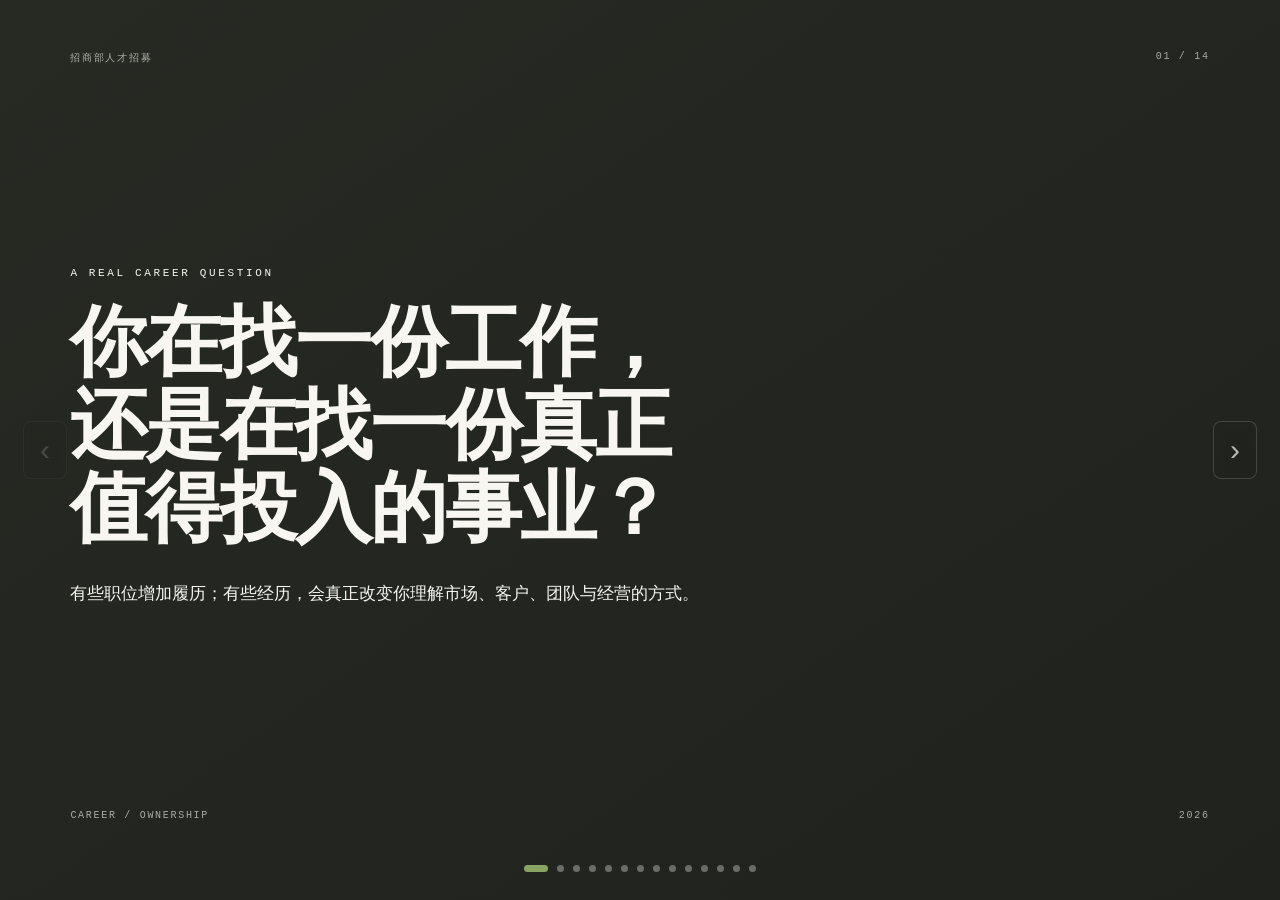
<file: recruitment/index.html>
<!doctype html>
<html lang="zh-CN">
<head>
<meta charset="utf-8">
<meta name="viewport" content="width=device-width,initial-scale=1,viewport-fit=cover">
<meta name="theme-color" content="#20221d">
<meta name="description" content="御玺法尔招商部人才招募｜从健康生活方式到区域经营能力，一份值得长期投入的事业。">
<meta property="og:title" content="御玺法尔｜招商部人才招募">
<meta property="og:description" content="你在找一份工作，还是在找一份真正值得投入的事业？">
<meta property="og:type" content="website">
<meta name="robots" content="index,follow">
<title>御玺法尔｜招商部人才招募</title>
<style>
:root{
  --ink:#20221d;
  --ink-2:#2a2d26;
  --paper:#f7f6f1;
  --paper-2:#fbfaf7;
  --muted:#5f645c;
  --accent:#88a362;
  --accent-soft:rgba(136,163,98,.10);
  --line:rgba(32,34,29,.15);
  --paperline:rgba(247,246,241,.23);
  --serif:"Songti SC","STSong","Noto Serif SC","Source Han Serif SC",serif;
  --sans:"PingFang SC","Microsoft YaHei","Noto Sans SC","Source Han Sans SC",sans-serif;
  --mono:ui-monospace,"SFMono-Regular",Consolas,"Liberation Mono",monospace;
}
*{box-sizing:border-box;margin:0;padding:0}
html,body{
  width:100%;height:100%;overflow:hidden;background:var(--ink);
  font-family:var(--sans);-webkit-font-smoothing:antialiased;
  text-rendering:optimizeLegibility;overscroll-behavior:none;
}
body::before{
  content:"";position:fixed;inset:-12%;z-index:0;pointer-events:none;
  background:
    radial-gradient(45% 35% at 14% 18%,rgba(136,163,98,.115),transparent 68%),
    radial-gradient(35% 30% at 82% 24%,rgba(255,255,255,.045),transparent 70%);
  animation:ambient 16s ease-in-out infinite alternate;will-change:transform;
}
@keyframes ambient{to{transform:translate3d(2vw,-1.6vh,0) scale(1.035)}}
#deck{
  position:fixed;inset:0;display:flex;width:1400vw;z-index:2;
  transition:transform .82s cubic-bezier(.22,.61,.36,1);
  will-change:transform;user-select:none;-webkit-user-select:none;
}
.slide{
  width:100vw;height:100vh;height:100dvh;flex:0 0 100vw;
  padding:5.7vh 5.5vw calc(8.8vh + env(safe-area-inset-bottom));
  display:flex;flex-direction:column;position:relative;overflow:hidden;touch-action:pan-y;
}
.light{background:linear-gradient(145deg,var(--paper-2),var(--paper));color:var(--ink)}
.dark{background:linear-gradient(145deg,#272a23,var(--ink));color:var(--paper)}
.chrome,.foot{
  font-family:var(--mono);font-size:clamp(10px,.72vw,13px);
  letter-spacing:.17em;text-transform:uppercase;opacity:.64;
  display:flex;justify-content:space-between;gap:1rem;
}
.foot{margin-top:auto;align-items:flex-end}
.frame{flex:1;display:flex;flex-direction:column;justify-content:center;position:relative}
.kicker{
  font-family:var(--mono);font-size:clamp(11px,.75vw,14px);
  letter-spacing:.24em;text-transform:uppercase;opacity:.62;margin-bottom:2.4vh;
}
.hero,.title{
  font-family:var(--serif);font-weight:600;letter-spacing:-.026em;
  text-wrap:balance;
}
.hero{font-size:clamp(44px,6.6vw,114px);line-height:1.075;max-width:13.5ch}
.slide:first-child .hero{font-size:clamp(44px,6.05vw,104px);max-width:17ch}
.title{font-size:clamp(38px,4.85vw,84px);line-height:1.13;max-width:19ch}
.lead{
  margin-top:3.1vh;font-size:clamp(17px,1.23vw,24px);line-height:1.72;
  max-width:62vw;color:inherit;opacity:.86;
}
.meta{
  margin-top:2.5vh;font-family:var(--mono);font-size:clamp(12px,.84vw,15px);
  letter-spacing:.11em;opacity:.68;
}
.grid{display:grid;grid-template-columns:repeat(3,1fr);gap:1.5vw;margin-top:3.2vh}
.card{
  border-top:1px solid currentColor;padding:1.8vh .2vw 1vh;min-height:14.5vh;
  transition:border-color .3s ease;
}
.light .card{border-color:var(--line)}
.dark .card{border-color:var(--paperline)}
.num{font-family:Georgia,"Times New Roman",serif;font-size:clamp(42px,4.8vw,82px);font-weight:700;line-height:1}
.card:nth-child(3) .num{color:var(--accent)}
.label{font-family:var(--mono);font-size:11px;letter-spacing:.14em;text-transform:uppercase;opacity:.58;margin-bottom:.9vh}
.desc{font-size:clamp(14px,1vw,18px);line-height:1.52;opacity:.8}
.proof{
  display:grid;grid-template-columns:repeat(3,1fr);gap:1vw;margin-top:3vh;counter-reset:proof;
}
.proof>div{
  min-height:16vh;padding:2.2vh 1.35vw;background:var(--accent-soft);
  border:1px solid rgba(136,163,98,.18);display:flex;flex-direction:column;
  justify-content:flex-end;position:relative;counter-increment:proof;
}
.proof>div::before{
  content:"0" counter(proof);position:absolute;top:1.2vh;left:1.35vw;
  font-family:var(--mono);font-size:11px;letter-spacing:.15em;opacity:.42;
}
.proof b{font-family:var(--serif);font-size:clamp(24px,2.05vw,37px);font-weight:600}
.proof span{font-size:12px;letter-spacing:.08em;opacity:.66;margin-top:.6vh}
.pipeline{display:grid;grid-template-columns:repeat(4,1fr);gap:1vw;margin-top:2.8vh}
.step{
  padding:1.7vh 1vw;border-top:1px solid currentColor;opacity:0;
  transform:translateY(14px);transition:opacity .48s ease,transform .48s ease;
  transition-delay:calc(var(--d,0) * .075s);
}
.slide.active .step{opacity:1;transform:none}
.step i{font-family:Georgia,serif;font-size:18px;opacity:.5}
.step b{display:block;font-size:clamp(20px,1.48vw,27px);margin:.7vh 0}
.compare{display:grid;grid-template-columns:1fr 1fr;gap:3vw;margin-top:3vh}
.compare>div{padding:2.1vh 1.4vw;border-left:2px solid rgba(32,34,29,.28)}
.compare>div:last-child{border-color:var(--accent)}
.compare h3{font-family:var(--serif);font-size:clamp(25px,1.95vw,37px);margin-bottom:1.5vh}
.compare li{list-style:none;margin:.8vh 0;font-size:clamp(14px,1vw,18px);opacity:.8}
.quote{
  padding-left:1.5vw;border-left:2px solid var(--accent);font-family:var(--serif);
  font-size:clamp(20px,1.65vw,31px);line-height:1.55;margin-top:2.5vh;max-width:72vw;
}
#nav{
  position:fixed;z-index:20;left:50%;
  bottom:calc(2.2vh + env(safe-area-inset-bottom));transform:translateX(-50%);
  display:flex;gap:9px;padding:8px 10px;background:transparent;
}
.dot{
  width:7px;height:7px;border:0;border-radius:50%;background:#aeb0a8;opacity:.52;
  transition:width .25s ease,opacity .25s ease,background .25s ease;cursor:pointer;
}
.dot.on{width:24px;border-radius:99px;background:var(--accent);opacity:1}
.arrow{
  position:fixed;z-index:21;top:50%;transform:translateY(-50%);
  width:44px;height:58px;border:1px solid rgba(247,246,241,.24);border-radius:8px;
  background:rgba(32,34,29,.08);color:var(--paper);font-size:30px;
  backdrop-filter:blur(5px);-webkit-backdrop-filter:blur(5px);cursor:pointer;
  transition:opacity .25s ease,background .25s ease,border-color .25s ease;
  opacity:.72;-webkit-tap-highlight-color:transparent;
}
body.is-light .arrow{
  color:var(--ink);border-color:rgba(32,34,29,.18);background:rgba(247,246,241,.38);
}
.arrow:hover{opacity:1;background:rgba(136,163,98,.12)}
#prev{left:1.8vw}#next{right:1.8vw}
button:focus-visible{outline:2px solid var(--accent);outline-offset:4px}
[data-anim]{opacity:0;transform:translateY(18px) scale(.997)}
.slide.active [data-anim]{animation:in .74s cubic-bezier(.2,.8,.2,1) forwards}
.slide.active [data-anim]:nth-child(2){animation-delay:.09s}
.slide.active [data-anim]:nth-child(3){animation-delay:.18s}
.slide.active [data-anim]:nth-child(4){animation-delay:.27s}
@keyframes in{to{opacity:1;transform:none}}
@media(max-width:800px){
  .slide{padding:4.7vh 5.5vw calc(9.2vh + env(safe-area-inset-bottom))}
  .chrome,.foot{font-size:10px;letter-spacing:.12em}
  .hero{font-size:clamp(40px,9.8vw,68px);max-width:15ch}
  .slide:first-child .hero{font-size:clamp(38px,8.8vw,60px);max-width:17ch}
  .title{font-size:clamp(32px,7.8vw,56px);max-width:20ch}
  .lead{max-width:88vw;font-size:16.5px;line-height:1.65;margin-top:2.5vh}
  .grid,.proof{grid-template-columns:repeat(2,1fr);gap:.8rem}
  .pipeline{grid-template-columns:repeat(2,1fr);gap:.65rem;margin-top:2vh}
  .compare{grid-template-columns:1fr;gap:1.2vh;margin-top:2.3vh}
  .arrow{display:none}
  .card{min-height:9.6vh;padding:1vh .1vw}
  .num{font-size:clamp(30px,8.6vw,44px)}
  .label{font-size:9px;margin-bottom:.45vh}
  .desc{font-size:12px;line-height:1.38}
  .proof>div{min-height:10.5vh;padding:1.7vh 1.2vw}
  .proof b{font-size:clamp(22px,6vw,30px)}
  .proof span{font-size:10px}
  .step{padding:.9vh .4vw}
  .step b{font-size:17px;margin:.35vh 0}
  .step .desc{font-size:11px}
  .quote{max-width:88vw;font-size:19px;margin-top:2vh}
  .meta{font-size:10.5px;letter-spacing:.07em}
}
@media(max-height:680px) and (max-width:800px){
  .slide{padding-top:3.6vh;padding-bottom:calc(8vh + env(safe-area-inset-bottom))}
  .hero{font-size:clamp(36px,8.8vw,58px)}
  .title{font-size:clamp(29px,7vw,48px)}
  .lead{font-size:15px;line-height:1.55;margin-top:1.7vh}
  .grid,.proof,.pipeline,.compare{margin-top:1.5vh}
  .card{min-height:8.2vh}
  .proof>div{min-height:9vh}
}
@media(prefers-reduced-motion:reduce){
  *,*::before,*::after{animation-duration:.01ms!important;animation-iteration-count:1!important;transition-duration:.01ms!important;scroll-behavior:auto!important}
  body::before{animation:none!important}
}
</style>
</head>
<body>
<main id="deck" aria-label="御玺法尔招商部人才招募演示">
<section class="slide dark" aria-label="第1页，共14页">
  <div class="chrome"><span>招商部人才招募</span><span>01 / 14</span></div>
  <div class="frame">
    <div class="kicker" data-anim>A REAL CAREER QUESTION</div>
    <h1 class="hero" data-anim>你在找一份工作，<br>还是在找一份真正值得投入的事业？</h1>
    <p class="lead" data-anim>有些职位增加履历；有些经历，会真正改变你理解市场、客户、团队与经营的方式。</p>
  </div>
  <div class="foot"><span>CAREER / OWNERSHIP</span><span>2026</span></div>
</section>

<section class="slide light" aria-label="第2页，共14页">
  <div class="chrome"><span>WHY IT MATTERS · 健康</span><span>02 / 14</span></div>
  <div class="frame">
    <div class="kicker" data-anim>THE BELIEF</div>
    <h2 class="title" data-anim>真正的健康，<br>应该从日常开始。</h2>
    <p class="lead" data-anim>健康也发生在每一天：怎样生活、怎样照顾自己、怎样与家人相处，以及能否长期保持更好的生活习惯。</p>
    <div class="meta" data-anim>自主健康 · 日常生活 · 家庭与社区</div>
  </div>
  <div class="foot"><span>从生活开始谈健康</span><span>02 / 14</span></div>
</section>

<section class="slide light" aria-label="第3页，共14页">
  <div class="chrome"><span>REAL EVIDENCE · 品牌实证</span><span>03 / 14</span></div>
  <div class="frame">
    <div class="kicker" data-anim>不是一个概念，是一群人已经在这样生活。</div>
    <h2 class="title" data-anim>真实的人 · 真实的学习 · 真实的实践</h2>
    <div class="proof" data-anim>
      <div><b>沙龙</b><span>COMMUNITY</span></div>
      <div><b>手作</b><span>HANDCRAFT</span></div>
      <div><b>活动</b><span>EVENT</span></div>
      <div><b>课堂</b><span>LEARNING</span></div>
      <div><b>伙伴</b><span>PARTNERS</span></div>
      <div><b>成长</b><span>GROWTH</span></div>
    </div>
  </div>
  <div class="foot"><span>理念只有进入真实生活，才有价值</span><span>03 / 14</span></div>
</section>

<section class="slide light" aria-label="第4页，共14页">
  <div class="chrome"><span>BUSINESS PROOF · 品牌历史资料</span><span>04 / 14</span></div>
  <div class="frame">
    <div class="kicker" data-anim>历史资料中的可验证积累</div>
    <h2 class="title" data-anim>一组有历史积累的业务事实</h2>
    <p class="lead" data-anim>以下为品牌既有资料中的历史/累计记录；35 家门店为本次更新口径，其余数字沿用既有资料记录。</p>
    <div class="grid" data-anim>
      <div class="card"><div class="label">FOUNDED</div><div class="num">2014</div><div class="desc">品牌创办</div></div>
      <div class="card"><div class="label">CITIES</div><div class="num">6</div><div class="desc">历史阶段覆盖城市</div></div>
      <div class="card"><div class="label">DEALER STORES</div><div class="num">35</div><div class="desc">门店数量 · 本次更新</div></div>
      <div class="card"><div class="label">ONLINE AGENTS</div><div class="num">30+</div><div class="desc">线上代理阶段记录</div></div>
      <div class="card"><div class="label">ADVANCED TRAINERS</div><div class="num">30+</div><div class="desc">高阶精油讲师</div></div>
      <div class="card"><div class="label">AROMATHERAPY</div><div class="num">320+</div><div class="desc">初阶芳疗师认证伙伴</div></div>
    </div>
  </div>
  <div class="foot"><span>资料来源 · 御玺法尔介绍2025</span><span>04 / 14</span></div>
</section>

<section class="slide light" aria-label="第5页，共14页">
  <div class="chrome"><span>ACT II · 从身体到生命</span><span>05 / 14</span></div>
  <div class="frame">
    <div class="kicker" data-anim>ACT II</div>
    <h2 class="hero" data-anim>从照顾身体，<br>到唤醒生命。</h2>
    <p class="lead" data-anim>身体让我们安顿生活；觉察，让我们知道自己正把这一生用在哪里。</p>
  </div>
  <div class="foot"><span>BODY → AWARENESS → LIFE</span><span>05 / 14</span></div>
</section>

<section class="slide light" aria-label="第6页，共14页">
  <div class="chrome"><span>千禧学院 · LIFE GROWTH</span><span>06 / 14</span></div>
  <div class="frame">
    <div class="kicker" data-anim>LEARNING</div>
    <h2 class="title" data-anim>学习的终点，不是知道更多，<br>而是把理解变成生活。</h2>
    <p class="lead" data-anim>看见自己、修正自己、承担责任，让成长回到真实的家庭、事业和关系。</p>
    <div class="quote" data-anim>真正的成长，要经得起现实。</div>
    <div class="meta" data-anim>静心 · 觉察 · 心性成长 · 责任 · 使命感</div>
  </div>
  <div class="foot"><span>千禧学院 · 生命成长</span><span>06 / 14</span></div>
</section>

<section class="slide light" aria-label="第7页，共14页">
  <div class="chrome"><span>ECOSYSTEM · 一个理念的四个载体</span><span>07 / 14</span></div>
  <div class="frame">
    <div class="kicker">SYSTEM</div>
    <h2 class="title">健康是入口，成长是深度，行动是出口。</h2>
    <div class="pipeline">
      <div class="step" style="--d:0"><i>01</i><b>御玺法尔</b><span class="desc">让有机健康、芳香体验与生活方式进入日常。</span></div>
      <div class="step" style="--d:1"><i>02</i><b>千禧学院</b><span class="desc">让静心、觉察、成长与使命进入生命。</span></div>
      <div class="step" style="--d:2"><i>03</i><b>WILL BE</b><span class="desc">让成长进入创业、实践与真实事业。</span></div>
      <div class="step" style="--d:3"><i>04</i><b>门店与社区</b><span class="desc">让价值进入城市、家庭与真实人群。</span></div>
    </div>
  </div>
  <div class="foot"><span>HEALTH → GROWTH → ACTION → COMMUNITY</span><span>07 / 14</span></div>
</section>

<section class="slide light" aria-label="第8页，共14页">
  <div class="chrome"><span>MARKET · 理念进入现实</span><span>08 / 14</span></div>
  <div class="frame">
    <div class="kicker" data-anim>THE LAST MILE</div>
    <h2 class="title" data-anim>招商，是理念进入现实的最后一公里。</h2>
    <p class="lead" data-anim>招商不是把政策卖出去，而是找到对的人、建立正确的合作，让一个区域真正生长起来。</p>
    <div class="meta" data-anim>人 → 合作 → 区域 → 长期增长</div>
  </div>
  <div class="foot"><span>从总部，到城市，到真实人群</span><span>08 / 14</span></div>
</section>

<section class="slide dark" aria-label="第9页，共14页">
  <div class="chrome"><span>THE QUESTION · 留给候选人</span><span>09 / 14</span></div>
  <div class="frame">
    <div class="kicker" data-anim>THE TURNING POINT</div>
    <h2 class="hero" data-anim>谁来打开<br>下一个市场？</h2>
    <p class="lead" data-anim>找到关键的人，推进关键的合作，在复杂情况下持续往前，并对最终结果负责。</p>
  </div>
  <div class="foot"><span>不是“谁来卖”，而是“谁来经营”</span><span>09 / 14</span></div>
</section>

<section class="slide light" aria-label="第10页，共14页">
  <div class="chrome"><span>ROLE IDENTITY · 招商负责人</span><span>10 / 14</span></div>
  <div class="frame">
    <div class="kicker" data-anim>FROM SALES TO OWNERSHIP</div>
    <h2 class="title" data-anim>你不是在成交客户。<br>你在经营一个区域。</h2>
    <p class="lead" data-anim>从线索、高价值客户、商会与行业社群，到经销商、市级代理、区级代理、门店与长期伙伴网络。</p>
    <div class="quote" data-anim>一个区域能否持续增长，才是这份岗位真正要交出的结果。</div>
    <div class="meta" data-anim>区域 · 渠道 · 高价值客户 · 代理网络 · 团队 · 结果</div>
  </div>
  <div class="foot"><span>FROM SALES TO OWNERSHIP</span><span>10 / 14</span></div>
</section>

<section class="slide dark" aria-label="第11页，共14页">
  <div class="chrome"><span>招商闭环 · FROM LEAD TO GROWTH</span><span>11 / 14</span></div>
  <div class="frame">
    <div class="kicker">PIPELINE</div>
    <h2 class="title">成交只证明你会销售，<br>市场长起来才证明你会招商。</h2>
    <div class="pipeline">
      <div class="step" style="--d:0"><i>01</i><b>线索</b><span class="desc">筛选真正有价值的机会</span></div>
      <div class="step" style="--d:1"><i>02</i><b>邀约</b><span class="desc">沟通、考察与关系建立</span></div>
      <div class="step" style="--d:2"><i>03</i><b>谈判</b><span class="desc">政策、收益与区域方案</span></div>
      <div class="step" style="--d:3"><i>04</i><b>签约回款</b><span class="desc">推动关键决策落地</span></div>
    </div>
    <div class="pipeline">
      <div class="step" style="--d:4"><i>05</i><b>动销</b><span class="desc">让伙伴拥有持续经营能力</span></div>
      <div class="step" style="--d:5"><i>06</i><b>拓店</b><span class="desc">继续发展门店与场景</span></div>
      <div class="step" style="--d:6"><i>07</i><b>渠道</b><span class="desc">发展下级伙伴与市场网络</span></div>
      <div class="step" style="--d:7"><i>08</i><b>裂变</b><span class="desc">从单一客户走向区域生态</span></div>
    </div>
  </div>
  <div class="foot"><span>签约不是终点 · 长出来才是</span><span>11 / 14</span></div>
</section>

<section class="slide light" aria-label="第12页，共14页">
  <div class="chrome"><span>THE CHOICE · 两条能力曲线</span><span>12 / 14</span></div>
  <div class="frame">
    <div class="kicker" data-anim>THREE YEARS LATER</div>
    <h2 class="title" data-anim>职位决定你今天做什么，<br>能力决定你未来能走多远。</h2>
    <div class="compare" data-anim>
      <div><h3>执行能力</h3><ul><li>熟悉流程与标准</li><li>提高执行效率</li><li>管理既有客户与资源</li><li>持续积累专业度</li></ul></div>
      <div><h3>经营能力</h3><ul><li>打开陌生市场</li><li>获取高价值客户</li><li>建立渠道与代理网络</li><li>带团队拿结果</li><li>理解区域如何持续增长</li></ul></div>
    </div>
  </div>
  <div class="foot"><span>不同路径，没有高低；训练结果不同</span><span>12 / 14</span></div>
</section>

<section class="slide light" aria-label="第13页，共14页">
  <div class="chrome"><span>FIT · 这不是一份适合所有人的工作</span><span>13 / 14</span></div>
  <div class="frame">
    <div class="kicker" data-anim>NOT FOR EVERYONE</div>
    <h2 class="title" data-anim>我们不是寻找最会说的人。<br>我们寻找能把事情做成的人。</h2>
    <p class="lead" data-anim>我们更想认识的是：喜欢从 0 到 1，敢进入陌生市场，能与高价值客户对话，愿意长期经营伙伴关系，并对结果负责的人。</p>
    <div class="meta" data-anim>主动 · 判断 · 经营 · 承担 · 成长</div>
  </div>
  <div class="foot"><span>CANDIDATE FIT</span><span>13 / 14</span></div>
</section>

<section class="slide light" aria-label="第14页，共14页">
  <div class="chrome"><span>CLOSING</span><span>14 / 14</span></div>
  <div class="frame">
    <div class="kicker" data-anim>THE CHOICE</div>
    <h2 class="hero" data-anim>一份值得长期投入的事业，<br>既创造结果，也塑造能力。</h2>
    <p class="lead" data-anim>如果这也是你想做的事，御玺法尔想认识你。</p>
  </div>
  <div class="foot"><span>YUXI FAER · HEALTH · GROWTH · ACTION</span><span>END</span></div>
</section>
</main>

<div id="nav" aria-label="页面导航"></div>
<button class="arrow" id="prev" aria-label="上一页">‹</button>
<button class="arrow" id="next" aria-label="下一页">›</button>

<script>
const slides=[...document.querySelectorAll('.slide')];
const deck=document.getElementById('deck');
const nav=document.getElementById('nav');
const prev=document.getElementById('prev');
const next=document.getElementById('next');
let idx=0,lastWheel=0,dragging=false,x0=0,y0=0,t0=0;

slides.forEach((_,i)=>{
  const b=document.createElement('button');
  b.className='dot';
  b.type='button';
  b.setAttribute('aria-label',`前往第 ${i+1} 页`);
  b.onclick=()=>go(i);
  nav.appendChild(b);
});

function restart(s){
  s.querySelectorAll('[data-anim]').forEach(e=>{
    e.style.animation='none';
    void e.offsetWidth;
    e.style.animation='';
  });
}

function syncTheme(){
  const light=slides[idx].classList.contains('light');
  document.body.classList.toggle('is-light',light);
  prev.disabled=idx===0;
  next.disabled=idx===slides.length-1;
  prev.style.opacity=idx===0?'.18':'';
  next.style.opacity=idx===slides.length-1?'.18':'';
}

function go(n){
  idx=Math.max(0,Math.min(slides.length-1,n));
  deck.style.transform=`translate3d(${-idx*100}vw,0,0)`;
  slides.forEach((s,i)=>s.classList.toggle('active',i===idx));
  [...nav.children].forEach((d,i)=>{
    d.classList.toggle('on',i===idx);
    if(i===idx)d.setAttribute('aria-current','page');
    else d.removeAttribute('aria-current');
  });
  restart(slides[idx]);
  syncTheme();
}

function move(d){go(idx+d)}

addEventListener('keydown',e=>{
  if(['ArrowRight','PageDown',' '].includes(e.key)){e.preventDefault();move(1)}
  if(['ArrowLeft','PageUp'].includes(e.key)){e.preventDefault();move(-1)}
  if(e.key==='Home')go(0);
  if(e.key==='End')go(slides.length-1);
  if(e.key.toLowerCase()==='f'){
    if(!document.fullscreenElement)document.documentElement.requestFullscreen?.();
    else document.exitFullscreen?.();
  }
});

addEventListener('wheel',e=>{
  const d=Math.abs(e.deltaX)>Math.abs(e.deltaY)?e.deltaX:e.deltaY;
  if(Math.abs(d)<8)return;
  e.preventDefault();
  const n=Date.now();
  if(n-lastWheel<620)return;
  lastWheel=n;
  move(d>0?1:-1);
},{passive:false});

addEventListener('pointerdown',e=>{
  if(e.target.closest('button'))return;
  dragging=true;x0=e.clientX;y0=e.clientY;t0=Date.now();
  try{e.target.setPointerCapture?.(e.pointerId)}catch{}
},{passive:true});

addEventListener('pointerup',e=>{
  if(!dragging)return;
  dragging=false;
  const dx=e.clientX-x0,dy=e.clientY-y0;
  if(Date.now()-t0<5000&&Math.abs(dx)>48&&Math.abs(dx)>Math.abs(dy)*1.05){
    move(dx<0?1:-1);
  }
},{passive:true});

addEventListener('pointercancel',()=>{dragging=false},{passive:true});

prev.onclick=()=>move(-1);
next.onclick=()=>move(1);
go(0);
</script>
</body>
</html>
</file>
